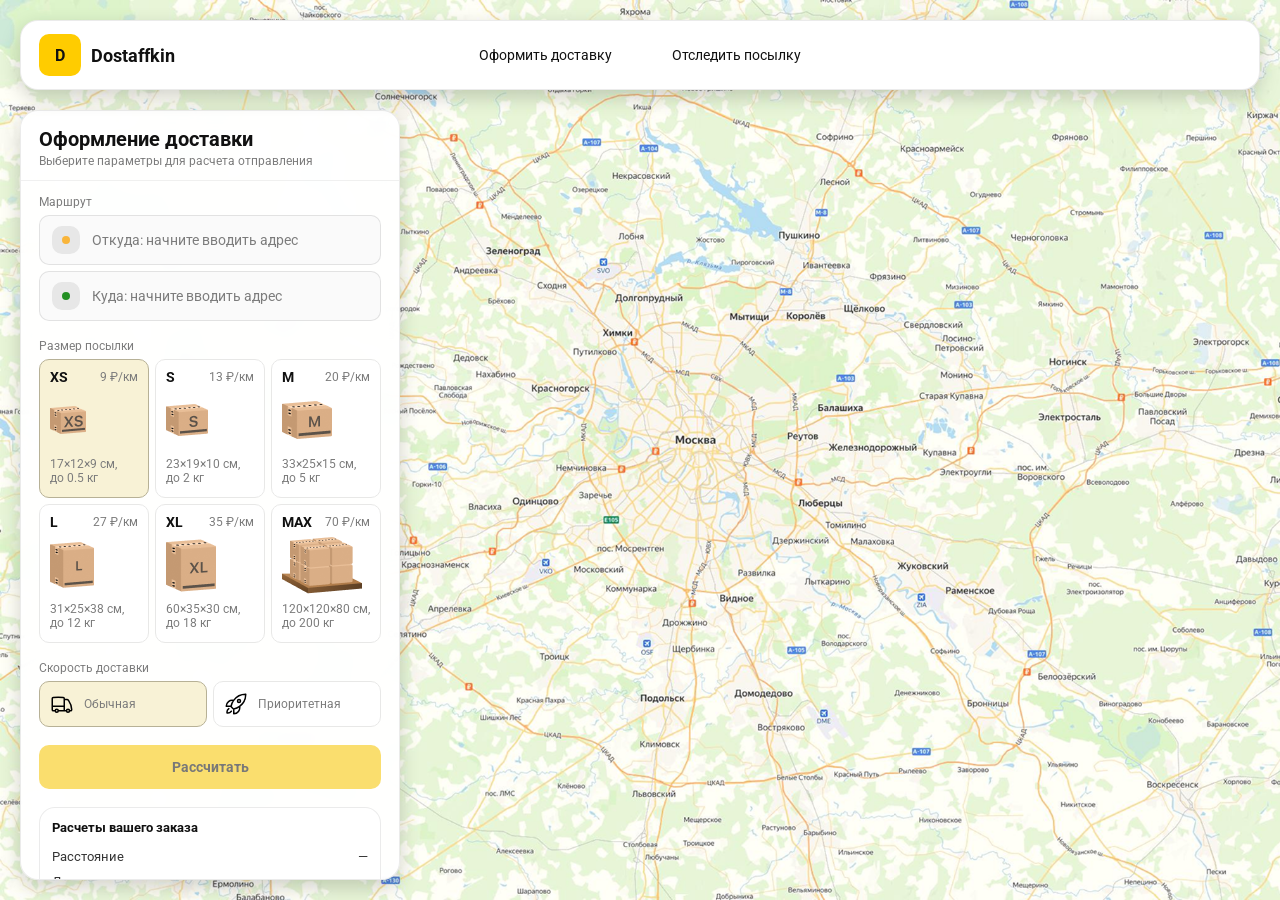
<file: order.html>
<!doctype html>
<html lang="ru">

<head>
    <meta charset="utf-8" />
    <meta name="viewport" content="width=device-width,initial-scale=1,maximum-scale=1,user-scalable=0" />
    <title>Оформление доставки</title>

    <link rel="stylesheet" href="styles/base.css" />
    <link rel="stylesheet" href="styles/base_adaptive.css" />

    <link rel="stylesheet" href="styles/order.css" />
    <link rel="stylesheet" href="styles/order_adaptive.css" />
</head>

<body>

    <div id="map"></div>

    <header class="header">
        <a class="header-brand" href="./index.html">
            <div class="header-logo">D</div>
            <div class="header-title">Dostaffkin</div>
        </a>
        <nav class="header-menu">
            <a class="header-link" href="./order.html">Оформить <span>доставку</span></a>
            <a class="header-link" href="./track.html">Отследить <span>посылку</span></a>
        </nav>

    </header>


    <aside class="main" id="sidebar">
        <div class="main-header">
            <div class="main-title">Оформление доставки</div>
            <div class="main-text">Выберите параметры для расчета отправления</div>
        </div>

        <div class="main-content">
            <div class="main-route">
                <div class="main-block-title">Маршрут</div>
                <div class="main-fields">
                    <div class="main-field" id="fromField">
                        <div class="main-pin"></div>
                        <input id="from" placeholder="Откуда: начните вводить адрес" autocomplete="off" />
                        <div class="main-ac" id="fromAc" role="listbox" aria-label="Подсказки адресов"></div>
                    </div>

                    <div class="main-field" id="toField">
                        <div class="main-pin"></div>
                        <input id="to" placeholder="Куда: начните вводить адрес" autocomplete="off" />
                        <div class="main-ac" id="toAc" role="listbox" aria-label="Подсказки адресов"></div>
                    </div>
                </div>
            </div>
            <div class="main-package">
                <div class="main-block-title">Размер посылки</div>

                <div class="main-sizes">
                    <div class="main-size-card is-active" data-value="xs">
                        <div class="main-size-top">
                            <div class="main-size-label">XS</div>
                            <div class="main-size-rate">9 ₽/км</div>
                        </div>
                        <div class="main-size-media">
                            <img src="images/sizes/xs.png" alt="Короб XS" />
                        </div>
                        <div class="main-size-description">17×12×9 см,<br>до 0.5 кг</div>
                    </div>

                    <div class="main-size-card" data-value="s">
                        <div class="main-size-top">
                            <div class="main-size-label">S</div>
                            <div class="main-size-rate">13 ₽/км</div>
                        </div>
                        <div class="main-size-media">
                            <img src="images/sizes/s.png" alt="Короб S" />
                        </div>
                        <div class="main-size-description">23×19×10 см,<br>до 2 кг</div>
                    </div>

                    <div class="main-size-card" data-value="m">
                        <div class="main-size-top">
                            <div class="main-size-label">M</div>
                            <div class="main-size-rate">20 ₽/км</div>
                        </div>
                        <div class="main-size-media">
                            <img src="images/sizes/m.png" alt="Короб M" />
                        </div>
                        <div class="main-size-description">33×25×15 см,<br>до 5 кг</div>
                    </div>

                    <div class="main-size-card" data-value="l">
                        <div class="main-size-top">
                            <div class="main-size-label">L</div>
                            <div class="main-size-rate">27 ₽/км</div>
                        </div>
                        <div class="main-size-media">
                            <img src="images/sizes/l.png" alt="Короб L" />
                        </div>
                        <div class="main-size-description">31×25×38 см,<br>до 12 кг</div>
                    </div>

                    <div class="main-size-card" data-value="xl">
                        <div class="main-size-top">
                            <div class="main-size-label">XL</div>
                            <div class="main-size-rate">35 ₽/км</div>
                        </div>
                        <div class="main-size-media">
                            <img src="images/sizes/xl.png" alt="Короб XL" />
                        </div>
                        <div class="main-size-description">60×35×30 см,<br>до 18 кг</div>
                    </div>

                    <div class="main-size-card" data-value="max">
                        <div class="main-size-top">
                            <div class="main-size-label">MAX</div>
                            <div class="main-size-rate">70 ₽/км</div>
                        </div>
                        <div class="main-size-media main-size-media-palleta">
                            <img src="images/sizes/max.png" alt="Паллета" />
                        </div>
                        <div class="main-size-description">120×120×80 см,<br>до 200 кг</div>
                    </div>
                </div>
            </div>

            <div class="main-speed">
                <div class="main-block-title">Скорость доставки</div>

                <div class="main-speeds">
                    <div class="main-speed-card is-active" data-value="regular">
                        <img class="main-speed-media" src="images/icons/regular.svg" alt="Regular" />
                        <div class="main-speed-description">Обычная</div>
                    </div>
                    <div class="main-speed-card" data-value="fast">
                        <img class="main-speed-media" src="images/icons/fast.svg" alt="Fast" />
                        <div class="main-speed-description">Приоритетная</div>
                    </div>

                </div>
            </div>

            <div class="main-calculate-block">
                <button id="calc" class="button calculate-button" type="button" disabled>Рассчитать</button>
            </div>

            <div class="main-result" id="result">
                <div class="main-result-title">Расчеты вашего заказа</div>
                <div class="main-result-lines">
                    <div class="main-result-line"><span>Расстояние</span><span id="distanceValue">—</span></div>
                    <div class="main-result-line"><span>Доставим через</span><span id="durationValue">—</span></div>
                    <div class="main-result-line"><span>Тариф</span><span id="rateValue">—</span></div>
                </div>
                <div class="main-price">
                    <div class="main-price-label">Итого</div>
                    <div class="main-price-value" id="totalValue">—</div>
                </div>
            </div>
            <div class="main-order-box">
                <div class="main-order-form" id="orderForm">
                    <div class="main-order-title">Оформление доставки</div>
                    <div class="main-block-info-row">
                        <div class="main-block-title">Контакты</div>
                        <div class="order-fields">
                            <div class="main-field">
                                <input id="customerName" placeholder="Ваше имя" autocomplete="off" />
                            </div>
                            <div class="main-field">
                                <input id="customerPhone" placeholder="Ваш телефон" autocomplete="off"
                                    inputmode="tel" />
                            </div>
                        </div>
                    </div>
                    <div class="main-block-info-row extra-info">
                        <div class="main-block-title">Дополнительная информация</div>
                        <div class="main-field textarea">
                            <textarea id="comment" placeholder="Детали доставки и комментарии"></textarea>
                        </div>
                    </div>
                    <button id="submit" class="button main-submit-request" type="button" disabled>Отправить
                        заявку
                    </button>
                </div>

                <div class="main-order-success" id="orderSuccess">
                    <div class="main-success-icon">✓</div>
                    <div class="main-success-title">Заявка отправлена!</div>
                    <div class="main-success-title">Номер отправления – <span id="orderId"></span></div>
                    <div class="main-success-subtitle">Мы скоро свяжемся с вами</div>
                </div>
            </div>
        </div>


    </aside>

</body>

</html>
</file>
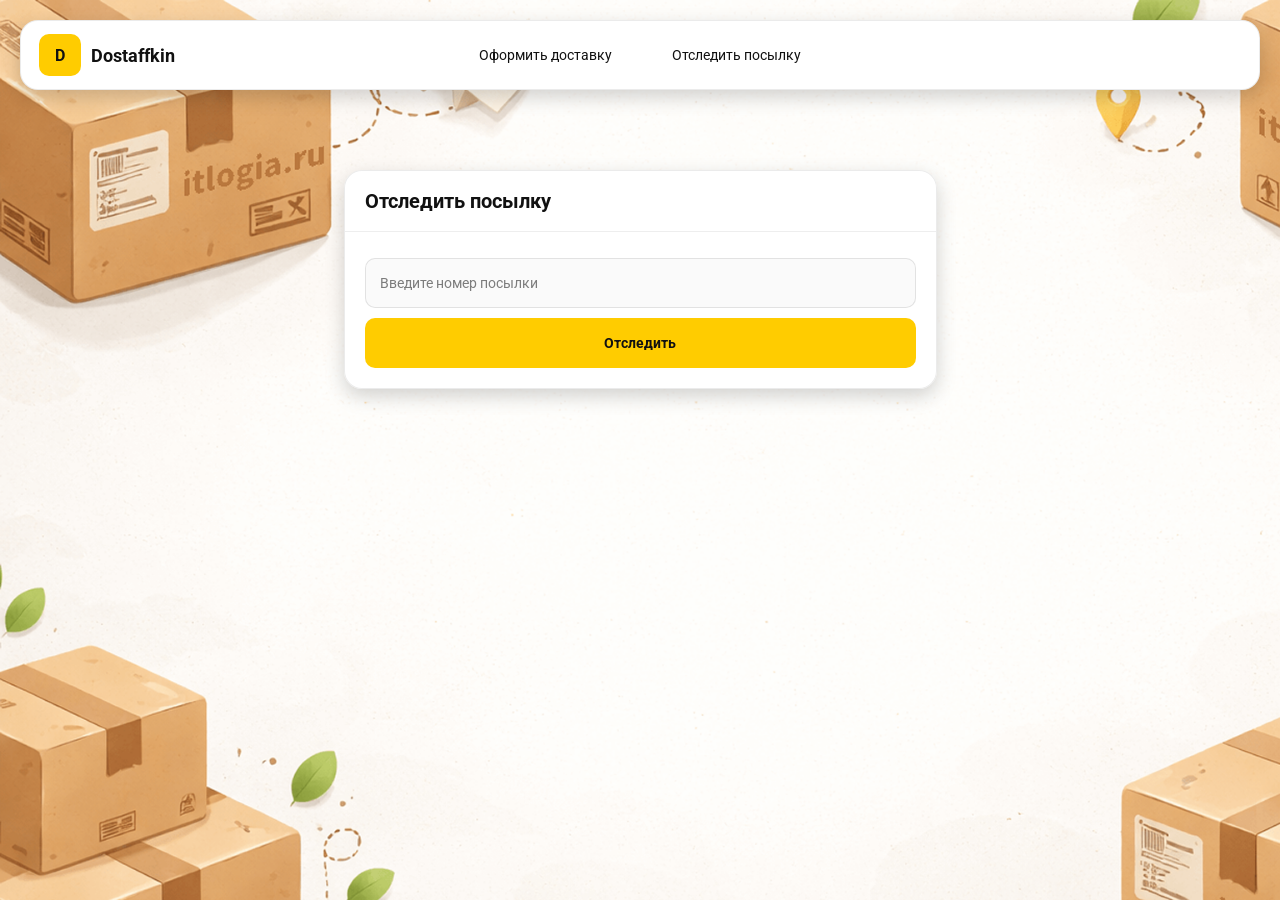
<file: track.html>
<!doctype html>
<html lang="ru">

<head>
    <meta charset="utf-8" />
    <meta name="viewport" content="width=device-width,initial-scale=1,maximum-scale=1,user-scalable=0" />
    <title>Отследить посылку</title>
    <link rel="stylesheet" href="styles/base.css" />
    <link rel="stylesheet" href="styles/base_adaptive.css" />

    <link rel="stylesheet" href="styles/track.css" />
    <link rel="stylesheet" href="styles/track_adaptive.css" />
</head>

<body>

    <div class="container">

        <header class="header">
            <a class="header-brand" href="./index.html">
                <div class="header-logo">D</div>
                <div class="header-title">Dostaffkin</div>
            </a>
            <nav class="header-menu">
                <a class="header-link" href="./order.html">Оформить <span>доставку</span></a>
                <a class="header-link" href="./track.html">Отследить <span>посылку</span></a>
            </nav>
        </header>

        <main class="track-content">

            <section class="track-card track-search">
                <div class="track-title">Отследить посылку</div>
                <div class="track-action">
                    <div class="main-field track-field">
                        <input id="trackNumber" placeholder="Введите номер посылки" autocomplete="off" />
                    </div>
                    <button id="trackButton" class="button track-button" type="button">Отследить</button>
                </div>
            </section>

            <section class="track-card track-result" id="trackResult">
                <div class="track-result-header">
                    <div class="track-id" id="trackIdValue"></div>
                    <div class="track-routes">
                        <div class="track-route">
                            <div class="track-route-pin">
                                <svg xmlns="http://www.w3.org/2000/svg" fill="none" viewBox="0 0 24 24"
                                    stroke-width="1.5" stroke="orange" class="size-6">
                                    <path stroke-linecap="round" stroke-linejoin="round"
                                        d="M15 10.5a3 3 0 1 1-6 0 3 3 0 0 1 6 0Z" />
                                    <path stroke-linecap="round" stroke-linejoin="round"
                                        d="M19.5 10.5c0 7.142-7.5 11.25-7.5 11.25S4.5 17.642 4.5 10.5a7.5 7.5 0 1 1 15 0Z" />
                                </svg>
                            </div>
                            <div class="track-route-address" id="trackFromValue">
                                Откуда: Москва, улица Арбат, 1
                            </div>
                        </div>
                        <div class="track-route track-route-arrow">
                            <svg xmlns="http://www.w3.org/2000/svg" fill="none" viewBox="0 0 24 24" stroke-width="1.5"
                                stroke="currentColor" class="size-6">
                                <path stroke-linecap="round" stroke-linejoin="round"
                                    d="M19.5 13.5 12 21m0 0-7.5-7.5M12 21V3" />
                            </svg>
                        </div>
                        <div class="track-route">
                            <div class="track-route-pin">
                                <svg xmlns="http://www.w3.org/2000/svg" fill="none" viewBox="0 0 24 24"
                                    stroke-width="1.5" stroke="green" class="size-6">
                                    <path stroke-linecap="round" stroke-linejoin="round"
                                        d="M15 10.5a3 3 0 1 1-6 0 3 3 0 0 1 6 0Z" />
                                    <path stroke-linecap="round" stroke-linejoin="round"
                                        d="M19.5 10.5c0 7.142-7.5 11.25-7.5 11.25S4.5 17.642 4.5 10.5a7.5 7.5 0 1 1 15 0Z" />
                                </svg>
                            </div>
                            <div class="track-route-address" id="trackToValue">
                                Куда: Минск, проспект Независимости, 58
                            </div>
                        </div>
                    </div>
                </div>
                <div class="track-info">
                    <div class="track-status-title">Статус данной посылки:</div>
                    <div class="track-status-list" id="trackStatusList">


                        <div class="track-status created">
                            <img src="images/icons/created.svg" class="track-status-icon" alt="Created">
                            <div class="track-status-text">
                                <div class="track-status-text-state">Создан</div>
                                <div class="track-status-text-date">10.01.2026</div>
                            </div>
                        </div>

                        <div class="track-status in-way">
                            <img src="images/icons/in-way.svg" class="track-status-icon" alt="In way">
                            <div class="track-status-text">
                                <div class="track-status-text-state">В пути: Москва</div>
                                <div class="track-status-text-date">18.01.2026</div>
                            </div>
                        </div>

                        <div class="track-status ready">
                            <img src="images/icons/ready.svg" class="track-status-icon" alt="Ready">
                            <div class="track-status-text">
                                <div class="track-status-text-state">Готов к выдаче</div>
                                <div class="track-status-text-date">25.01.2026</div>
                            </div>
                        </div>

                        <div class="track-status done">
                            <img src="images/icons/done.svg" class="track-status-icon" alt="Done">
                            <div class="track-status-text">
                                <div class="track-status-text-state">Вручен</div>
                                <div class="track-status-text-date">27.01.2026</div>
                            </div>
                        </div>

                    </div>
                </div>
            </section>

        </main>

    </div>

</body>

</html>
</file>
<file: styles/base.css>
*, *::before, *::after {
    box-sizing: border-box;
}
@font-face {
    font-family: "Roboto";
    src: url("../fonts/Roboto-Regular.ttf");
    font-weight: normal;
}

@font-face {
    font-family: "Roboto";
    src: url("../fonts/Roboto-Bold.ttf");
    font-weight: bold;
}

@font-face {
    font-family: "Roboto";
    src: url("../fonts/Roboto-Medium.ttf");
    font-weight: 500;
}


html, body {
    margin: 0;
    color: #111111;
    font-family: "Roboto", sans-serif;
}

body {
    background: #FDFDFD;
}

.header {
    border-radius: 18px;
    box-shadow: 0 7px 20px 0 #0000002E;
    backdrop-filter: blur(10px);
    background: #ffffff;
    left: 20px;
    border: 1px solid rgba(0, 0, 0, 0.08);
    position: fixed;
    right: 20px;
    top: 20px;
    padding: 14px 18px;
    height: 70px;
    display: flex;
    align-items: center;
    z-index: 6;
}
.header-brand {
    display: flex;
    align-items: center;
    text-decoration: none;
    gap: 10px;
}

.header-logo {
    width: 42px;
    height: 42px;
    border-radius: 10px;
    background: #FFCC00;
    display: grid;
    place-items: center;
    font-weight: bold;
    color: #111;
}

.header-title {
    font-size: 18px;
    font-weight: bold;
    color: #111111;
    text-decoration: none;
}
.header-menu {
    display: flex;
    align-items: center;
    gap: 60px;
    margin: 0;
    position: absolute;
    left: 50%;
    transform: translateX(-50%);
}

.header-link {
    font-size: 14px;
    color: #111111;
    text-decoration: none;
}
.button {
    border: 0;
    outline: none;
    height: 44px;
    border-radius: 10px;
    font-size: 14px;
    font-weight: bold;
    cursor: pointer;
    font-family: inherit;
    transition: transform .08s ease, opacity .12s ease;
    background: #ffcc00;
    color: #111111;
    text-align: center;
    text-decoration: none;
}

.button:hover {
    background-color: #E5BC19;
}

.button:disabled {
    cursor: not-allowed;
    background-color: #FADE6E;
    color: #787878;
    transform: none;
}

.button.button-white {
    background: #ffffff;
    border: 1px solid #111111;
}

.button.button-white:hover {
    background: rgb(241 241 241);
}
.main-field {
    display: flex;
    align-items: center;
    margin-top: 6px;
    gap: 10px;
    border: 1px solid #1111111A;
    background: #FAFAFA;
    border-radius: 10px;
    padding: 10px 12px;
    position: relative;
    box-sizing: border-box;
    height: 50px;
}

.main-field.textarea {
    height: auto;
}

.main-pin {
    width: 28px;
    height: 28px;
    border-radius: 10px;
    background: rgba(17, 17, 17, 0.08);
    display: grid;
    place-items: center;
    flex: 0 0 auto;
    position: relative;
}

.main-pin::before {
    content: "";
    width: 8px;
    height: 8px;
    border-radius: 999px;
    background: orange;
    opacity: .75;
    display: block;
}

.main-field:last-child .main-pin::before {
    background: green;
    opacity: .85;
}

input, textarea {
    width: 100%;
    border: 0;
    outline: none;
    background: transparent;
    font-size: 14px;
    color: #111111;
    font-family: inherit;
}

textarea {
    resize: vertical;
    min-height: 72px;
    padding: 2px 0;
}

input::placeholder, textarea::placeholder {
    color: #7C7C7C;
}

.main-field:focus-within {
    border-color: rgba(0, 0, 0, 0.20);
    box-shadow: 0 0 0 4px rgba(255, 204, 0, 0.35);
    background: rgba(255, 255, 255, 0.75);
}
</file>
<file: styles/base_adaptive.css>
@media (max-width: 767px) {
    .header {
        left: 10px;
        right: 10px;
        top: 10px;
    }

    .header-link span {
        display: none;
    }

    .header-menu {
        gap: 20px;
        justify-content: flex-start;
        margin: 0 0 0 30px;
        position: static;
        transform: none;
    }
}

@media (max-width: 420px) {
    .header-title {
        display: none;
    }
}

@media (max-width: 374px) {
    .header-menu {
        gap: 10px;
        margin: 0 0 0 10px;
    }
}
</file>
<file: styles/order.css>
#map {
    background-image: url("../images/order-bg.png");
    background-size: cover;
    position: fixed;
    inset: 0;
}
.main {
    border-radius: 18px;
    box-shadow: 0 7px 20px 0 #0000002E;
    backdrop-filter: blur(10px);
    background: rgba(255, 255, 255, 0.96);
    left: 20px;
    border: 1px solid rgba(0, 0, 0, 0.08);
    position: fixed;
    top: 110px;
    bottom: 20px;
    width: 380px;
    display: flex;
    flex-direction: column;
    overflow: hidden;
    z-index: 5;
}
.main-header {
    padding: 18px 18px 12px 18px;
    border-bottom: 1px solid rgba(0, 0, 0, 0.06);
    display: flex;
    flex-direction: column;
}

.main-title {
    font-size: 20px;
    line-height: 100%;
    font-weight: bold;
}

.main-text {
    font-size: 12px;
    margin-top: 5px;
    color: #7C7C7C;
}
.main-content {
    padding: 14px 18px 18px 18px;
    overflow: auto;
    scrollbar-width: none;
    display: flex;
    flex-direction: column;
    gap: 18px;
    flex: 1;
}
.main-block-title {
    font-size: 12px;
    color: #7C7C7C;
}

.main-route .main-block-title,
.main-package .main-block-title {
    margin-bottom: 6px;
}
.main-sizes {
    display: grid;
    gap: 6px;
    grid-template-columns: repeat(3, 1fr);
}

.main-size-card {
    border: 1px solid #E8E8E7;
    background: #FFFFFF;
    border-radius: 10px;
    padding: 10px;
    cursor: pointer;
    user-select: none;
    transition: transform .08s ease, border-color .12s ease, background .12s ease;
    min-height: 139px;
}

.main-size-card:hover {
    transform: translateY(-1px);
}

.main-size-card.is-active {
    background-color: #F8F2D6;
    border-color: #B7B196;
}

.main-size-top {
    display: flex;
    align-items: center;
    justify-content: space-between;
}

.main-size-label {
    font-weight: bold;
    font-size: 14px;
    color: #111111;
    line-height: 100%;
}

.main-size-rate {
    font-size: 12px;
    color: #7C7C7C;
    line-height: 100%;
}

.main-size-media {
    margin-top: 8px;
    height: 57px;
}

.main-size-description {
    margin-top: 8px;
    font-size: 12px;
    color: #7C7C7C;
    line-height: 1.2;
}
.calculate-button {
    width: 100%;
}
.main-result {
    border: 1px solid rgba(0, 0, 0, 0.08);
    background: rgba(255, 255, 255, 0.75);
    border-radius: 16px;
    padding: 12px;
    line-height: 1.25;
}

.main-result-title {
    font-weight: bold;
    font-size: 13px;
    color: #111111;
    margin-bottom: 13px;
}

.main-result-lines {
    gap: 8px;
    display: flex;
    flex-direction: column;
}

.main-result-line {
    font-size: 13px;
    color: rgba(17, 17, 17, 0.85);
    display: flex;
    justify-content: space-between;
}

.main-price {
    margin-top: 18px;
    padding-top: 10px;
    border-top: 1px dashed rgba(0, 0, 0, 0.12);
    display: flex;
    align-items: baseline;
    justify-content: space-between;
}

.main-price-label {
    font-size: 12px;
    color: rgba(17, 17, 17, 0.55);
}

.main-price-value {
    font-size: 20px;
    font-weight: bold;
    color: #111111;
    letter-spacing: -0.3px;
}
.main-order-box {
    background: #ffffff;
    border: 1px solid #E8E8E7;
    border-radius: 10px;
    padding: 12px;
}

.main-order-title {
    margin-bottom: 8px;
    font-weight: bold;
    font-size: 14px;
    color: #111111;
}

.main-block-info {
    display: flex;
    flex-direction: column;
    gap: 6px;
}

.order-fields {
    display: grid;
    grid-template-columns: 1fr 1fr;
    column-gap: 10px;
    margin-top: 6px;
}

.main-block-info-row.extra-info {
    display: block;
    margin-top: 13px;
}

.main-submit-request {
    width: 100%;
    margin-top: 6px;
}

.main-order-success {
    display: none;
    text-align: center;
    padding: 22px 12px;
    gap: 12px;
}

.main-order-success.is-visible {
    display: flex;
    flex-direction: column;
    align-items: center;
}

.main-success-icon {
    width: 56px;
    height: 56px;
    border-radius: 50%;
    background: #16a34a;
    color: #ffffff;
    display: grid;
    place-items: center;
    font-size: 30px;
}

.main-success-title {
    font-size: 14px;
    font-weight: bold;
    color: #111111;
}

.main-success-subtitle {
    font-size: 12px;
    color: rgba(17, 17, 17, 0.55);
    line-height: 1.3;
}
.main-speed .main-block-title {
    margin-bottom: 6px;
}

.main-speeds {
    display: grid;
    gap: 6px;
    grid-template-columns: repeat(2, 1fr);
}

.main-speed-card {
    border: 1px solid #E8E8E7;
    background: #FFFFFF;
    border-radius: 10px;
    padding: 10px;
    cursor: pointer;
    user-select: none;
    transition: transform .08s ease, border-color .12s ease, background .12s ease;
    display: flex;
    align-items: center;
    gap: 10px;
}

.main-speed-card:hover {
    transform: translateY(-1px);
}

.main-speed-card.is-active {
    background-color: #F8F2D6;
    border-color: #B7B196;
}

.main-speed-description {
    font-size: 12px;
    color: #7C7C7C;
    line-height: 1.2;
}
</file>
<file: styles/order_adaptive.css>
@media (max-width: 767px) {
    .main {
        left: 10px;
        right: 10px;
        top: 50%;
        bottom: 12px;
        width: auto;
        max-width: none;
    }
}

@media (max-width: 420px) {
    .main-sizes {
        grid-template-columns: repeat(2, 1fr);
    }
}
</file>
<file: styles/track.css>
.container {
    background: #F4F4F4 url("../images/track-bg.png");
    background-size: cover;
    min-height: 100vh;
    padding: 170px 0 50px 0;
}
.track-content {
    width: 593px;
    margin: 0 auto;
}
.track-card {
    width: 100%;
    border-radius: 18px;
    box-shadow: 0 7px 20px 0 #0000002E;
    backdrop-filter: blur(10px);
    background: rgba(255, 255, 255, 0.96);
    border: 1px solid rgba(0, 0, 0, 0.08);
}

.track-title {
    font-size: 20px;
    line-height: 100%;
    font-weight: bold;
    border-bottom: 1px solid #EEEEEE;
    padding: 20px;
}

.track-action {
    padding: 20px;
}

.track-button {
    width: 100%;
    height: 50px;
}

.track-field {
    margin-bottom: 10px;
}
.track-result {
    margin-top: 5px;
    display: none;
}

.track-result.is-visible {
    display: block;
}

.track-result-header {
    font-weight: bold;
    font-size: 14px;
    color: #111111;
    padding: 20px;
    border-bottom: 1px solid #EEEEEE;
}

.track-id {
    margin-bottom: 12px;
    font-size: 20px;
}

.track-routes {
    display: flex;
    flex-direction: column;
    gap: 10px;
    font-weight: normal;
}

.track-route {
    display: flex;
    align-items: center;
    gap: 10px;
}

.track-route-pin {
    width: 24px;
    height: 24px;
    flex-shrink: 0;
}

.track-route-arrow {
    padding: 15px 0;
    width: 24px;
    height: 24px;
}

.track-info {
    padding: 20px;
}

.track-status {
    display: flex;
    align-items: center;
    font-size: 12px;
    gap: 10px;
}

.track-status-title {
    font-size: 14px;
    color: #111111;
    margin-bottom: 20px;
}

.track-status-list {
    display: flex;
    flex-direction: column;
    gap: 15px;
}

.track-status-icon {
    width: 40px;
    height: 40px;
    border-radius: 50%;
    background: rgba(17, 17, 17, 0.08);
    display: grid;
    place-items: center;
    flex: 0 0 auto;
}

.track-status.created .track-status-icon {
    background-color: #F1CB00;
}

.track-status.in-way .track-status-icon {
    background-color: #F08A11;
}

.track-status.ready .track-status-icon {
    background-color: #A35D0A;
}

.track-status.done .track-status-icon {
    background-color: #37C93B;
}

.track-status-text {
    display: flex;
    align-items: center;
    justify-content: space-between;
    color: #111111;
    font-size: 12px;
    flex: 1;
}

.track-status-date {
    color: rgba(17, 17, 17, 0.55);
}
</file>
<file: styles/track_adaptive.css>
@media (max-width: 767px) {
    .container {
        padding: 130px 0 50px 0;
    }

    .track-content {
        width: 100%;
        padding-left: 10px;
        padding-right: 10px;
    }

    .track-result-header {
        padding: 20px;
    }
}
</file>
